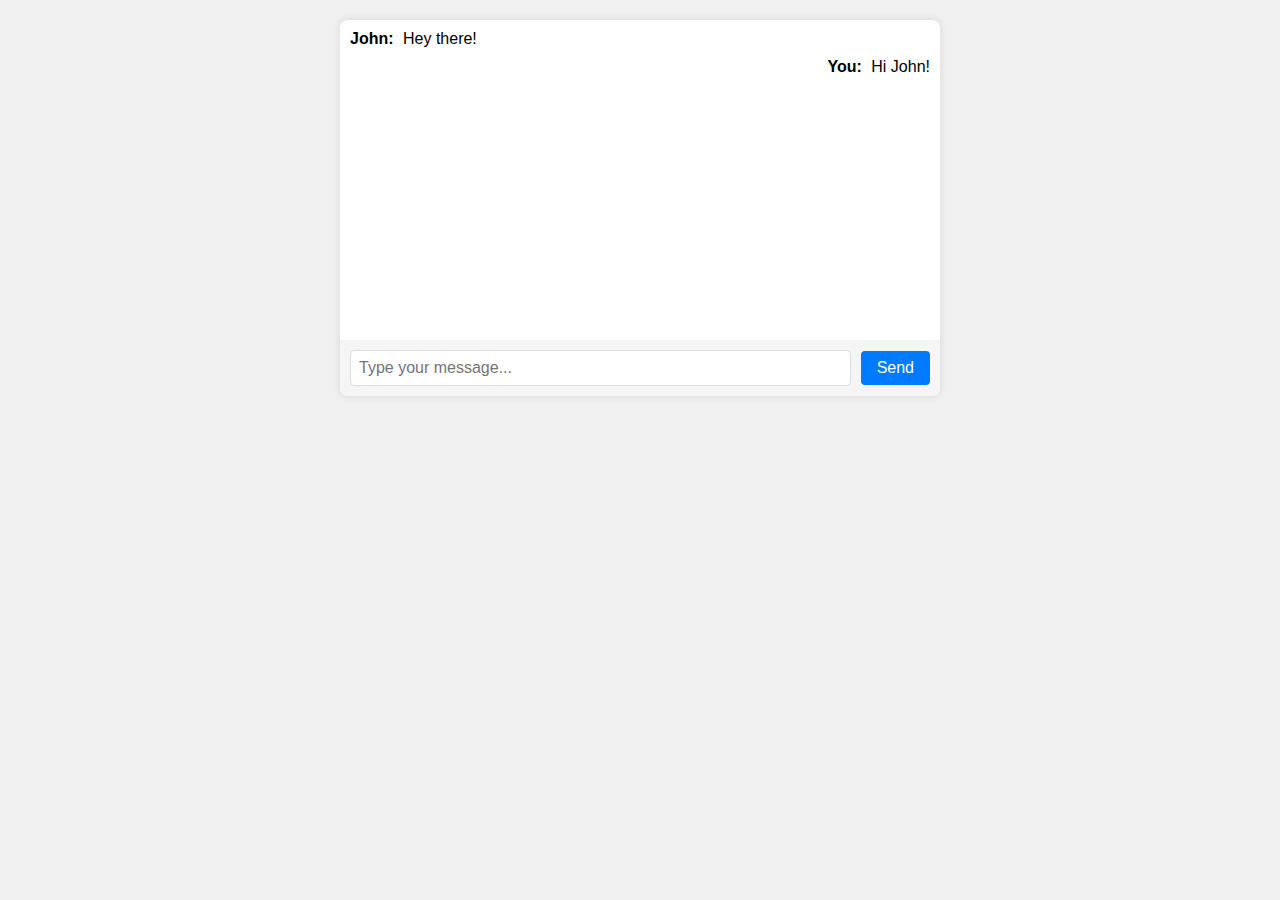
<file: PHASE-3/index.html>
<!DOCTYPE html>
<html lang="en">
<head>
    <meta charset="UTF-8">
    <meta name="viewport" content="width=device-width, initial-scale=1.0">
    <title>Chat Application</title>
    <link rel="stylesheet" href="styles.css">
</head>
<body>
    <div class="chat-container">
        <div class="chat-box">
            <div class="chat-message">
                <span class="message-sender">John:</span>
                <span class="message-text">Hey there!</span>
            </div>
            <div class="chat-message self">
                <span class="message-sender">You:</span>
                <span class="message-text">Hi John!</span>
            </div>
            <!-- More messages go here -->
        </div>
        <div class="chat-input">
            <input type="text" placeholder="Type your message...">
            <button>Send</button>
        </div>
    </div>
</body>
</html>
</file>
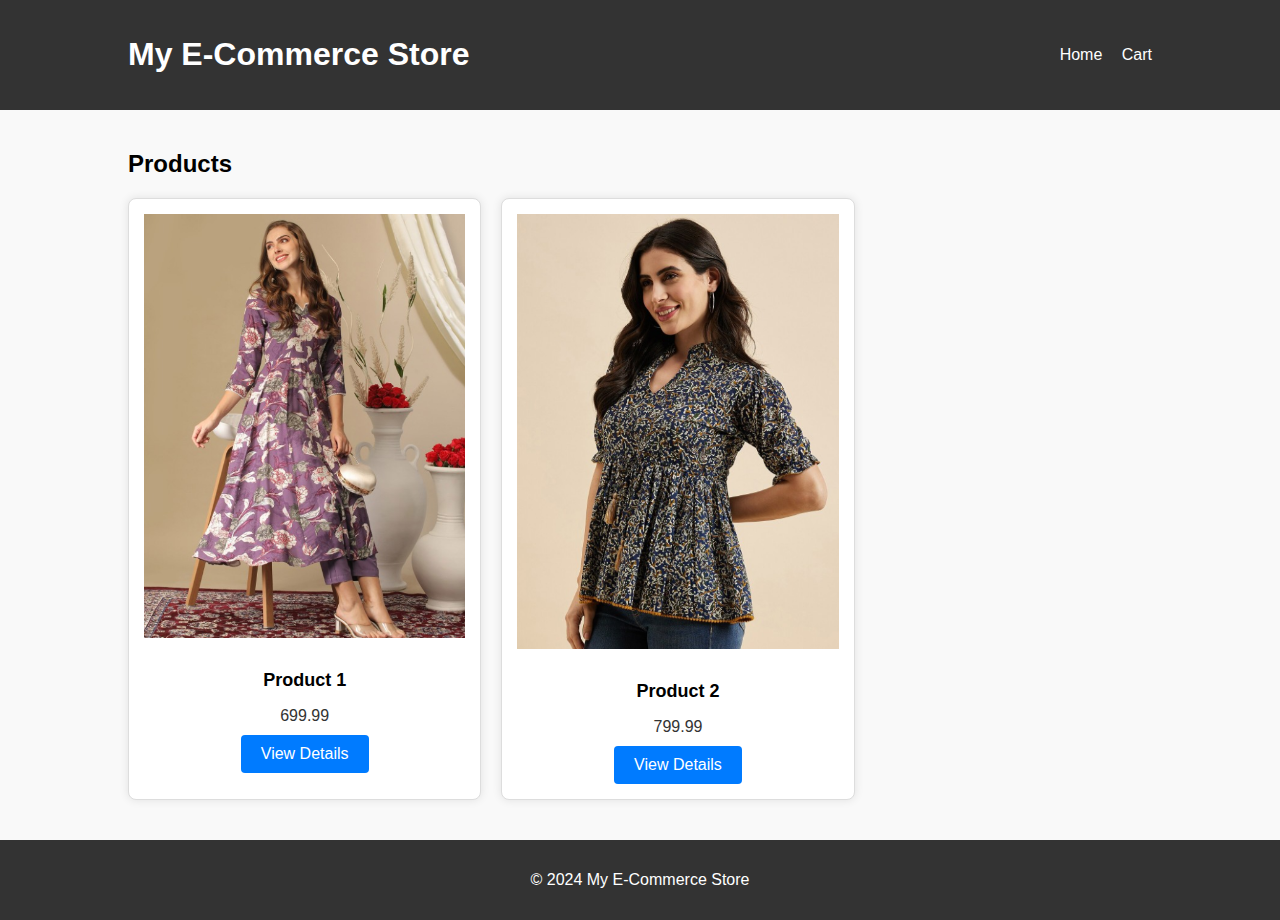
<file: PHASE-4/index.html>
<!DOCTYPE html>
<html lang="en">
<head>
    <meta charset="UTF-8">
    <meta name="viewport" content="width=device-width, initial-scale=1.0">
    <title>E-Commerce Website</title>
    <link rel="stylesheet" href="styles.css">
</head>
<body>
    <header>
        <div class="container">
            <h1>My E-Commerce Store</h1>
            <nav>
                <a href="index.html">Home</a>
                <a href="cart.html">Cart</a>
            </nav>
        </div>
    </header>
    <main>
        <div class="container">
            <h2>Products</h2>
            <div class="product-list">
                <div class="product-item">
                    <img src="product1.png" alt="Product 1">
                    <h3>Product 1</h3>
                    <p>699.99</p>
                    <a href="product1.html" class="button">View Details</a>
                </div>
                <div class="product-item">
                    <img src="product2.png" alt="Product 2">
                    <h3>Product 2</h3>
                    <p>799.99</p>
                    <a href="product2.html" class="button">View Details</a>
                </div>
                <!-- More products here -->
            </div>
        </div>
    </main>
    <footer>
        <div class="container">
            <p>&copy; 2024 My E-Commerce Store</p>
        </div>
    </footer>
</body>
</html>
</file>
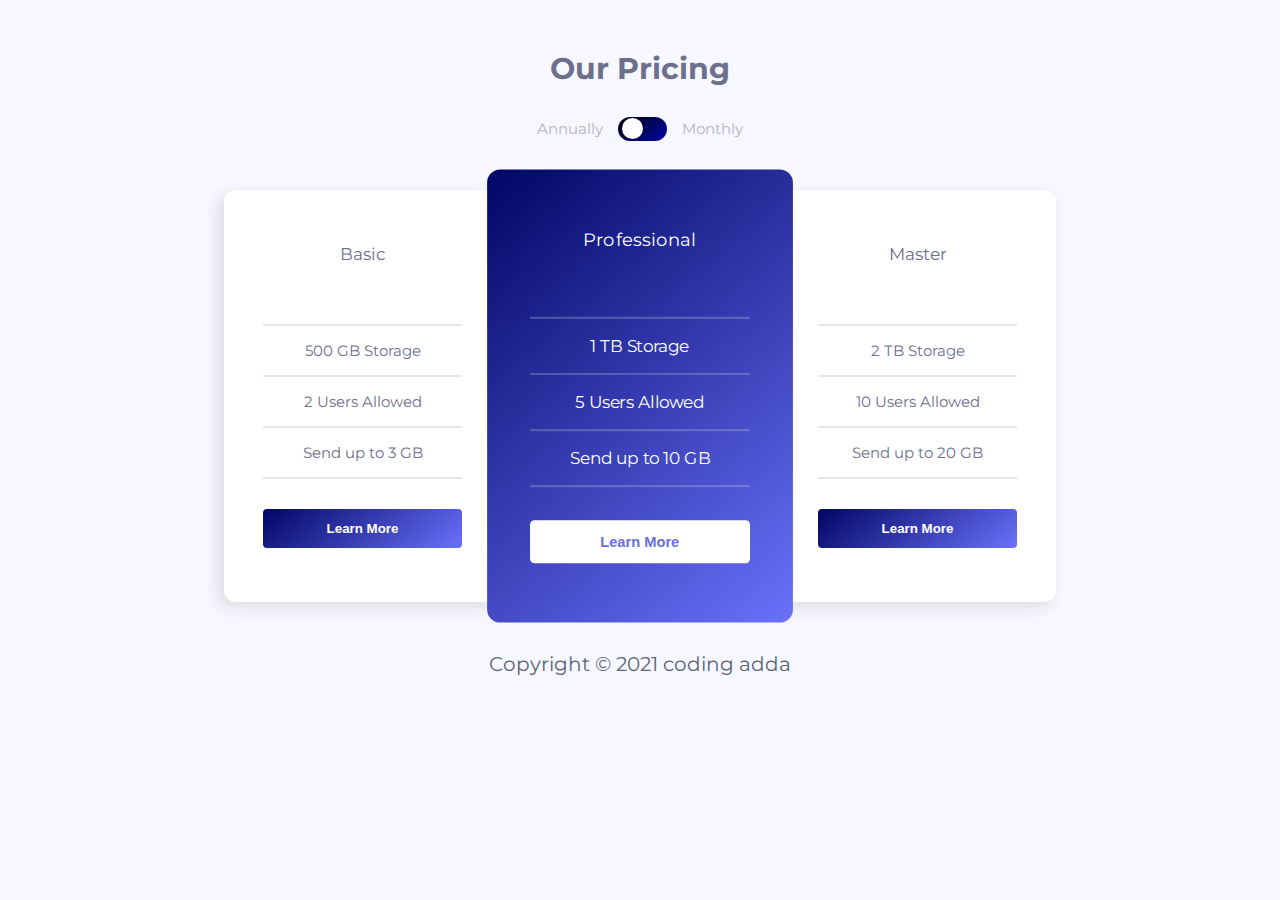
<file: PHASE-1--TASK-1A(ii)/and.html>
<!DOCTYPE html>
<html lang="en">

<head>
  <meta charset="UTF-8">
  <meta http-equiv="X-UA-Compatible" content="IE=edge">
  <meta name="viewport" content="width=device-width, initial-scale=1.0">
  <title>Document</title>
  <link rel="stylesheet" href="down.css">
</head>

<body>

  <link rel="icon" type="image/png" sizes="32x32" href="./images/favicon-32x32.png" />
  <link rel="preconnect" href="https://fonts.gstatic.com" />
  <link href="https://fonts.googleapis.com/css2?family=Montserrat:wght@700&display=swap" rel="stylesheet" />

  <title>Pricing component</title>
  </head>

  <body>
    <header>
      <h1>Our Pricing</h1>
      <div class="toggle">
        <label>Annually </label>
        <div class="toggle-btn">
          <input type="checkbox" class="checkbox" id="checkbox" />
          <label class="sub" id="sub" for="checkbox">
            <div class="circle"></div>
          </label>
        </div>
        <label> Monthly</label>
      </div>
    </header>

    <div class="cards">
      <div class="card shadow">
        <ul>
          <li class="pack">Basic</li>
          <li id="basic" class="price bottom-bar"></li>
          <li class="bottom-bar">500 GB Storage</li>
          <li class="bottom-bar">2 Users Allowed</li>
          <li class="bottom-bar">Send up to 3 GB</li>
          <li><button class="btn">Learn More</button></li>
        </ul>
      </div>
      <div class="card active">
        <ul>
          <li class="pack">Professional</li>
          <li id="professional" class="price bottom-bar"></li>
          <li class="bottom-bar">1 TB Storage</li>
          <li class="bottom-bar">5 Users Allowed</li>
          <li class="bottom-bar">Send up to 10 GB</li>
          <li><button class="btn active-btn">Learn More</button></li>
        </ul>
      </div>
      <div class="card shadow">
        <ul>
          <li class="pack">Master</li>
          <li id="master" class="price bottom-bar"></li>
          <li class="bottom-bar">2 TB Storage</li>
          <li class="bottom-bar">10 Users Allowed</li>
          <li class="bottom-bar">Send up to 20 GB</li>
          <li><button class="btn">Learn More</button></li>
        </ul>
      </div>

    </div>

    <p style="color: rgb(91, 101, 117); font-size: 20px; margin: 50px 0px;">Copyright © 2021 coding adda</p>


    <script>

      const checkbox = document.getElementById("checkbox");
      const professional = document.getElementById("professional");
      const master = document.getElementById("master");
      const basic = document.getElementById("basic");

      checkbox.addEventListener("click", () => {
        basic.textContent = basic.textContent === "199.99" ? "19.99" : "199.99";
        professional.textContent =
          professional.textContent === "249.99" ? "24.99 " : "249.99";
        master.textContent = master.textContent === "399.99" ? "39.99" : "399.99";
      });

    </script>
  </body>


</body>

</html>
</file>
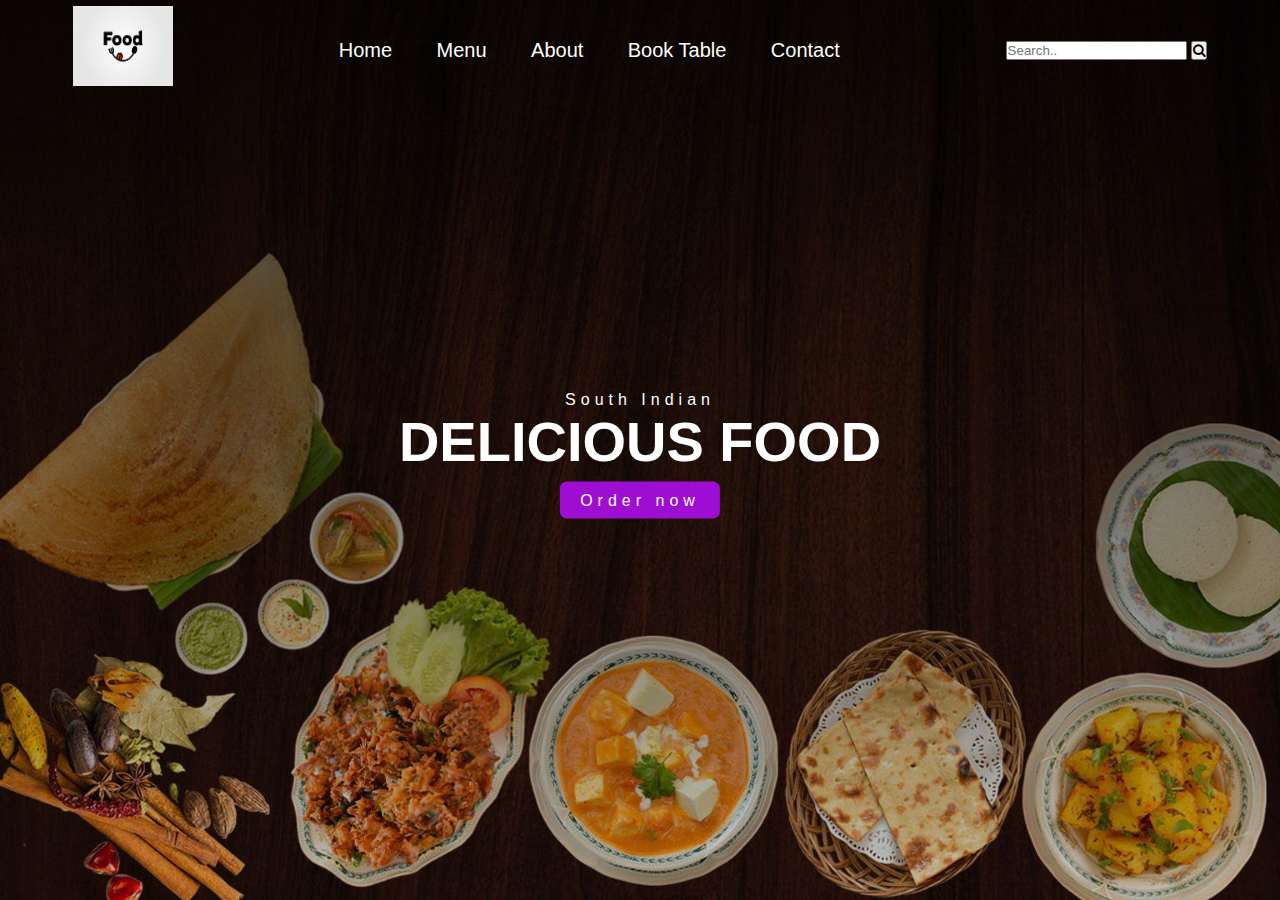
<file: PHASE-1--TASK-1A/vai.html>
<!DOCTYPE html>
<!DOCTYPE html>
<html>
<head>
	<title>Landing page</title>
    <link rel="stylesheet" href="https://cdnjs.cloudflare.com/ajax/libs/font-awesome/4.7.0/css/font-awesome.min.css">
<style type="text/css">
	*{padding: 0; margin: 0; box-sizing: border-box;}
	header{
		width: 100%;
		height: 100vh;
		background:linear-gradient(rgba(0,0,0,0.8),rgba(0,0,0,0.2)), url('food.jpg');
		background-size: cover;
		font-family: sans-serif;
	}
	nav{
		width: 100%;
		height: 100px;
		color: white;
		display: flex;
		justify-content:space-around ;
		align-items: center;
	}
	.logo{
		font-size: 2em;
		letter-spacing: 2px;
        
	}
	.menu a{
		text-decoration: none;
		color: white;
		padding: 10px 20px;
		font-size: 20px;
		position: relative;
	}
	.menu a:before{
		content: '';
		position: absolute;
		top: 0;
		left: 0;
		width: 0%;
		height: 100%;
		border-bottom: 2px solid rgb(192, 87, 237);
		transition: 0.4s linear;
	}
	.menu a:hover:before{
		width: 90%;
	}
	.register a{
		text-decoration: none;
		color: white;
		padding: 10px 20px;
		font-size: 20px;
		background: rgb(183, 72, 234);
		border-radius: 8px;
		transition: 0.4s;
	}
	.register a:hover{
		background: transparent;
		border: 1px solid rgb(181, 51, 229);
	}
	.h-txt{
		max-width: 650px;
		position: absolute;
		top: 50%;
		left: 50%;
		transform: translate(-50%,-50%);
		text-align: center;
		color: white;
	}
	.h-txt span{
		letter-spacing: 5px;
	}
	.h-txt h1{
		font-size: 3.5em;
	}
	.h-txt a{
		text-decoration: none;
		background: rgb(158, 14, 210);
		color: white;
		padding: 10px 20px;
		letter-spacing: 5px;
        border-radius: 7px;
		transition: 0.4s;
	}
	.h-txt a:hover{
		background: transparent;
		border: 1px solid rgb(172, 88, 214);
	}
</style>
</head>
<body>
<header>
	<nav>
		<div class="logo">
            <img src="f1.jpg"  width="100" height="80">
		</div>
		<div class="menu">
			
			<a href="#">Home</a>
			<a href="#">Menu</a>
			<a href="#">About</a>
			<a href="#">Book Table</a>			
            <a href="#">Contact</a>
		</div>
		<div class="register">
            <form class="example" action="action_page.php">
                <input type="text" placeholder="Search.." name="search">
                <button type="submit"><i class="fa fa-search"></i></button>
              </form>
			
		</div>
	</nav>
	<section class="h-txt">
		<span>South Indian</span>
		<h1>DELICIOUS FOOD</h1>

		<br>
		<a href="#">Order now</a>
	</section>
</header>
</body>
</html>
</file>
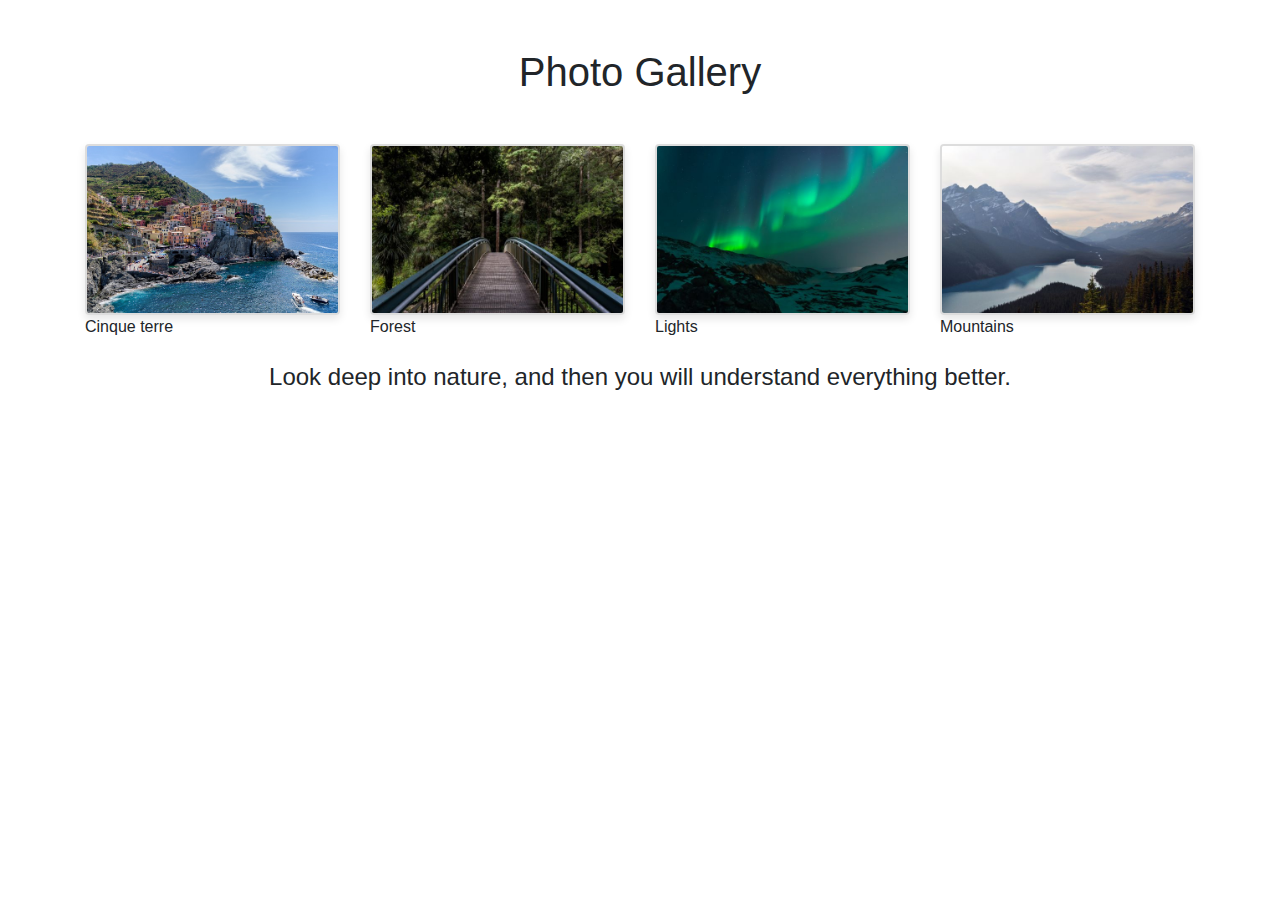
<file: PHASE-1-TASK-1B(i)/Add.html>
<!DOCTYPE html>
<html lang="en">
<head>
    <meta charset="UTF-8">
    <meta name="viewport" content="width=device-width, initial-scale=1.0">
    <title>Photo Gallery</title>
    <link href="https://maxcdn.bootstrapcdn.com/bootstrap/4.5.2/css/bootstrap.min.css" rel="stylesheet">
    <link rel="stylesheet" href="styles.css">
</head>
<body>
    <div class="container mt-5">
        <h1 class="text-center mb-5">Photo Gallery</h1>
        <div class="row">
            <div class="col-lg-3 col-md-4 col-sm-6 mb-4">
                <div class="photo-item">
                    <img src="img_5terre.jpg" class="img-fluid" alt="Photo 1">
                </div>
                <div class="desc">Cinque terre</div>
            </div>
            <div class="col-lg-3 col-md-4 col-sm-6 mb-4">
                <div class="photo-item">
                    <img src="img_forest.jpg" class="img-fluid" alt="Photo 2">
                </div>
                <div class="desc">Forest</div>
            </div>
            <div class="col-lg-3 col-md-4 col-sm-6 mb-4">
                <div class="photo-item">
                    <img src="img_lights.jpg" class="img-fluid" alt="Photo 3">
                </div>
                <div class="desc">Lights</div>
            </div>
            <div class="col-lg-3 col-md-4 col-sm-6 mb-4">
                <div class="photo-item">
                    <img src="img_mountains.jpg" class="img-fluid" alt="Photo 4">
                </div>
                <div class="desc">Mountains</div>
            </div>
           
        </div>
    </div>

    <script src="https://code.jquery.com/jquery-3.5.1.slim.min.js"></script>
    <script src="https://cdn.jsdelivr.net/npm/@popperjs/core@2.5.4/dist/umd/popper.min.js"></script>
    <script src="https://maxcdn.bootstrapcdn.com/bootstrap/4.5.2/js/bootstrap.min.js"></script>
</body>
<center>

  <h4>Look deep into nature, and then you will understand everything better.</h4>
  </center>

</html>
</file>
<file: PHASE-3/styles.css>
body {
    font-family: Arial, sans-serif;
    background-color: #f0f0f0;
    margin: 0;
    padding: 0;
}

.chat-container {
    max-width: 600px;
    margin: 20px auto;
    background-color: #fff;
    box-shadow: 0 0 10px rgba(0, 0, 0, 0.1);
    border-radius: 8px;
    overflow: hidden;
}

.chat-box {
    height: 300px;
    overflow-y: scroll;
    padding: 10px;
}

.chat-message {
    margin-bottom: 10px;
}

.message-sender {
    font-weight: bold;
    margin-right: 5px;
}

.chat-message.self {
    text-align: right;
}

.chat-input {
    padding: 10px;
    display: flex;
    align-items: center;
    background-color: #f5f5f5;
}

.chat-input input[type="text"] {
    flex: 1;
    padding: 8px;
    font-size: 16px;
    border: 1px solid #ddd;
    border-radius: 4px;
    margin-right: 10px;
}

.chat-input button {
    padding: 8px 16px;
    font-size: 16px;
    background-color: #007bff;
    color: #fff;
    border: none;
    border-radius: 4px;
    cursor: pointer;
}

.chat-input button:hover {
    background-color: #0056b3;
}
</file>
<file: PHASE-4/styles.css>
body {
    font-family: Arial, sans-serif;
    margin: 0;
    padding: 0;
    background-color: #f9f9f9;
}

.container {
    width: 80%;
    margin: 0 auto;
}

header {
    background-color: #333;
    color: #fff;
    padding: 15px 0;
}

header .container {
    display: flex;
    justify-content: space-between;
    align-items: center;
}

header nav a {
    color: #fff;
    margin-left: 15px;
    text-decoration: none;
}

main {
    padding: 20px 0;
}

.product-list {
    display: flex;
    flex-wrap: wrap;
    gap: 20px;
}

.product-item {
    background-color: #fff;
    padding: 15px;
    border: 1px solid #ddd;
    border-radius: 8px;
    text-align: center;
    width: calc(33.333% - 20px);
    box-shadow: 0 0 10px rgba(0, 0, 0, 0.1);
}

.product-item img {
    max-width: 100%;
    height: auto;
    margin-bottom: 10px;
}

.product-item h3 {
    font-size: 18px;
    margin-bottom: 5px;
}

.product-item p {
    font-size: 16px;
    color: #333;
    margin-bottom: 10px;
}

.button {
    display: inline-block;
    padding: 10px 20px;
    background-color: #007bff;
    color: #fff;
    text-decoration: none;
    border-radius: 4px;
}

.button:hover {
    background-color: #0056b3;
}

.product-detail {
    display: flex;
    gap: 20px;
}

.product-detail img {
    max-width: 50%;
    height: auto;
}

.product-info {
    flex: 1;
}

footer {
    background-color: #333;
    color: #fff;
    text-align: center;
    padding: 15px 0;
    margin-top: 20px;
}
</file>
<file: PHASE-1--TASK-1A(ii)/down.css>
* {
    box-sizing: border-box;
    margin: 0;
    padding: 0;
  }
  html {
    font-size: 15px;
  }
  body {
    background: #f7f7ff;
    font-family: "Montserrat", sans-serif;
    width: 80%;
    max-width: 1440px;
    margin: 0 auto;
    display: flex;
    flex-direction: column;
    align-items: center;
    overflow-x: hidden;
  }
  header {
    color: hsl(233, 13%, 49%);
    margin: 3.3rem 0;
    display: flex;
    flex-direction: column;
    justify-content: center;
    align-items: center;
  }
  .toggle {
    margin-top: 2rem;
    color: hsl(234, 14%, 74%);
    display: flex;
    align-items: center;
  }
  .toggle-btn {
    margin: 0 1rem;
  }
  .checkbox {
    display: none;
  }
  
  .sub {
    background: linear-gradient( 
      140deg
       , rgb(0 0 0) 0%, rgb(0 8 174) 100% );
    display: flex;
    justify-content: flex-start;
    align-items: center;
    /* height: 25px;
    width: 50px; */
    height: 1.6rem;
    width: 3.3rem;
    border-radius: 1.6rem;
    padding: 0.3rem;
  }
  .circle {
    background-color: #fff;
    height: 1.4rem;
    width: 1.4rem;
    border-radius: 50%;
  }
  .checkbox:checked + .sub {
    justify-content: flex-end;
  }
  
  .cards {
    display: flex;
    justify-content: center;
    align-items: center;
    flex-wrap: wrap;
  }
  
  .card {
    background: #fff;
    color: hsl(233, 13%, 49%);
    border-radius: 0.8rem;
  }
  
  .cards .card.active {
    background: linear-gradient( 
      140deg
      , rgb(0 6 100) 0%, rgb(106 113 250) 100% );
    color: #fff;
    display: flex;
    align-items: center;
    transform: scale(1.1);
    z-index: 1;
  }
  ul {
    margin: 2.6rem;
    display: flex;
    flex-direction: column;
    align-items: center;
    justify-content: space-around;
  }
  ul li {
    list-style-type: none;
    display: flex;
    justify-content: center;
    width: 100%;
    padding: 1rem 0;
  }
  ul li.price {
    font-size: 3rem;
    color: hsl(232, 13%, 33%);
    padding-bottom: 2rem;
  }
  .shadow {
    box-shadow: -5px 5px 15px 1px rgba(0, 0, 0, 0.1);
  }
  
  .card.active .price {
    color: #fff;
  }
  
  .btn {
    margin-top: 1rem;
    height: 2.6rem;
    width: 13.3rem;
    display: flex;
    justify-content: center;
    align-items: center;
  
    cursor: pointer;
    border-radius: 4px;
    background: linear-gradient( 
      140deg
      , rgb(0 6 100) 0%, rgb(106 113 250) 100% );
    color: #fff;
    outline: none;
    border: 0;
    font-weight: bold;
  
  }
  
  .btn:hover{
  
    background: linear-gradient( 
      140deg
       , rgb(0 0 0) 0%, rgb(0 8 174) 100% );
  
       color: #f7f7ff;
  }
  
  
  
  
  
  
  
  
  
  .active-btn {
    background: #fff;
    color: hsl(237, 63%, 64%);
  }
  .bottom-bar {
    border-bottom: 2px solid hsla(240, 8%, 85%, 0.582);
  }
  .card.active .bottom-bar {
    border-bottom: 2px solid hsla(240, 8%, 85%, 0.253);
  }
  .pack {
    font-size: 1.1rem;
  }
  
  @media (max-width: 280px) {
    ul {
      margin: 1rem;
    }
    h1 {
      font-size: 1.2rem;
    }
    .toggle {
      display: flex;
      flex-direction: column;
      justify-content: space-around;
      align-items: center;
      height: 80px;
    }
    .cards {
      margin: 0;
      display: flex;
      flex-direction: column;
    }
  
    .card {
      transform: scale(0.8);
      margin-bottom: 1rem;
    }
    .cards .card.active {
      transform: scale(0.8);
    }
  }
  
  @media (min-width: 280px) and (max-width: 320px) {
    ul {
      margin: 20px;
    }
    .cards {
      display: flex;
      flex-direction: column;
    }
    .card {
      margin-bottom: 1rem;
    }
    .cards .card.active {
      transform: scale(1);
    }
  }
  
  @media (min-width: 320px) and (max-width: 414px) {
    .cards {
      display: flex;
      flex-direction: column;
    }
    .card {
      margin-bottom: 1rem;
    }
    .cards .card.active {
      transform: scale(1);
    }
  }
  @media (min-width: 414px) and (max-width: 768px) {
    .card {
      margin-bottom: 1rem;
      margin-right: 1rem;
    }
    .cards .card.active {
      transform: scale(1);
    }
  }
  @media (min-width: 768px) and (max-width: 1046px) {
    .cards {
      display: flex;
    }
    .card {
      margin-bottom: 1rem;
      margin-right: 1rem;
    }
    .cards .card.active {
      transform: scale(1);
    }
  }
</file>
<file: PHASE-1-TASK-1B(i)/styles.css>
.photo-item {
    border: 2px solid #ddd; 
    border-radius: 4px;
    overflow: hidden;
    box-shadow: 0 4px 8px rgba(0, 0, 0, 0.1); 
    transition: transform 0.3s, box-shadow 0.3s; 
}

.photo-item img {
    width: 100%;
    height: auto;
    display: block;
}

.photo-item:hover {
    transform: scale(1.05);
    box-shadow: 0 8px 16px rgba(0, 0, 0, 0.2); 
}
</file>
